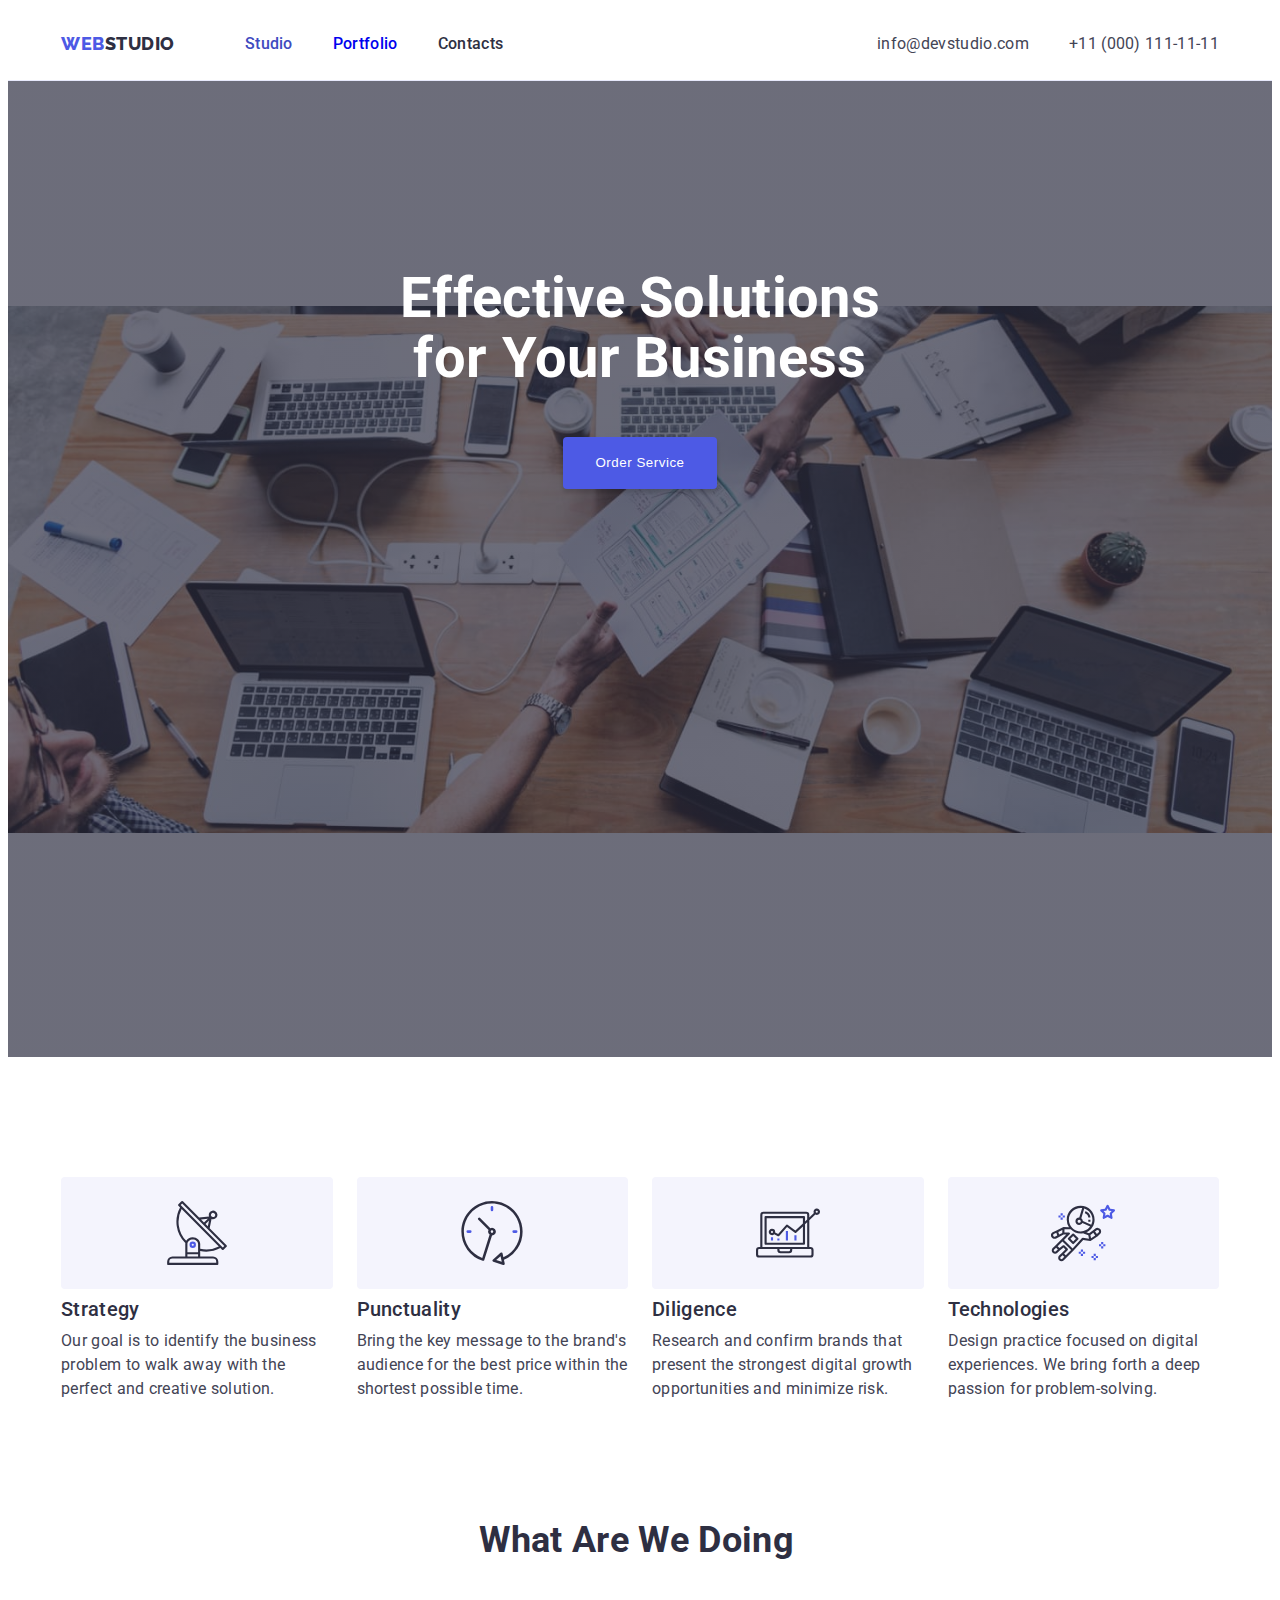
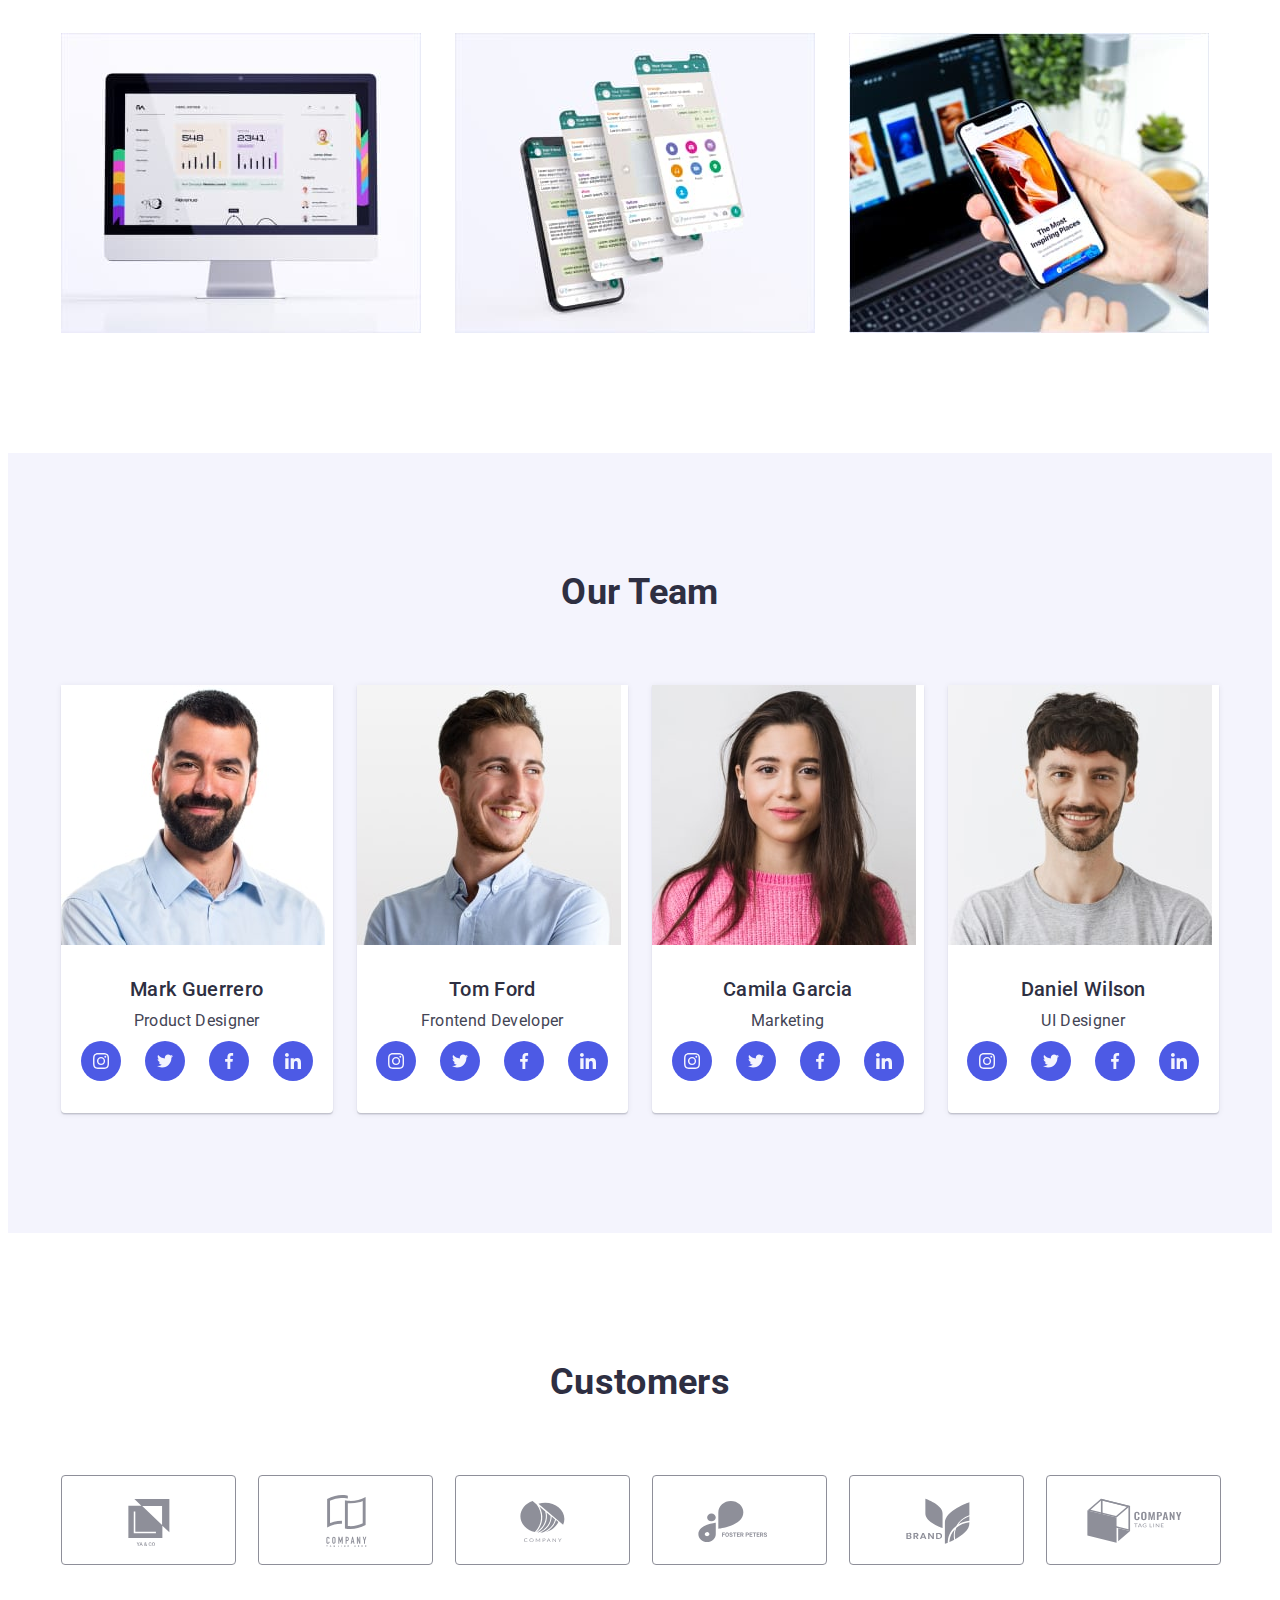
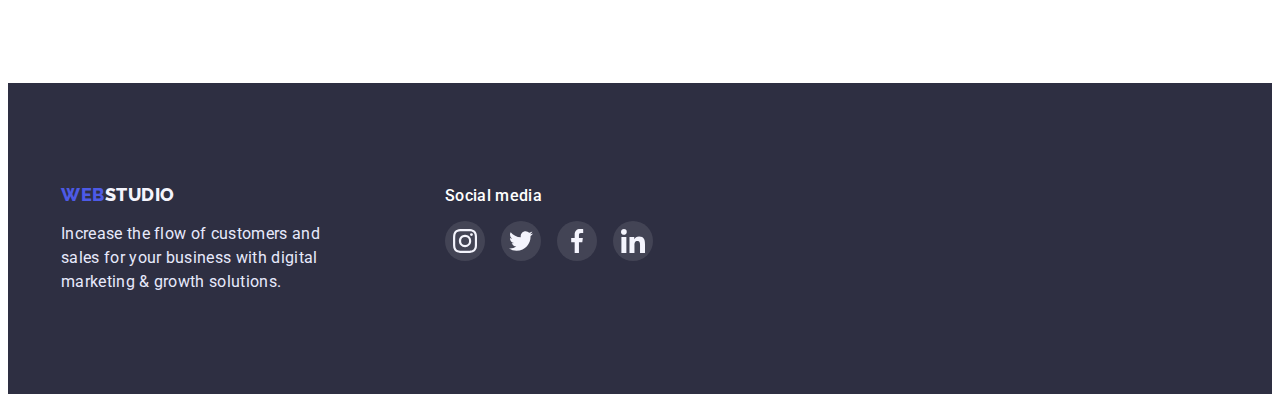
<file: index.html>
<!DOCTYPE html>
<html lang="en">
  <head>
    <meta charset="utf-8" />
    <meta http-equiv="x-ua-compatible" content="ie=edge" />
    <meta name="viewport" content="width=device-width, initial-scale=1.0" />
    <title>WebStudio</title>
    <link rel="preconnect" href="https://fonts.googleapis.com" />
    <link rel="preconnect" href="https://fonts.gstatic.com" crossorigin />
    <link
      href="https://fonts.googleapis.com/css2?family=Raleway:wght@800&family=Roboto:wght@400;500;700;900&display=swap"
      rel="stylesheet"
    />
    <link
      rel="stylesheet"
      href="https://cdnjs.cloudflare.com/ajax/libs/modern-normalize/1.1.0/modern-normalize.min.css"
      integrity="sha512-wpPYUAdjBVSE4KJnH1VR1HeZfpl1ub8YT/NKx4PuQ5NmX2tKuGu6U/JRp5y+Y8XG2tV+wKQpNHVUX03MfMFn9Q=="
      crossorigin="anonymous"
      referrerpolicy="no-referrer"
    />
    <link rel="stylesheet" href="./css/styles.css" />
  </head>

  <body>
    <header class="header">
      <div class="container header-container">
        <nav class="site-nav">
          <!-- логотип компанії -->
          <a class="logo nav-link link" href="./index.html"
            ><span class="accent">Web</span
            ><span class="logo-header">Studio</span></a
          >
          <ul class="nav-list list">
            <li class="nav-item">
              <a class="nav-link link current" href="./index.html">Studio</a>
            </li>
            <li class="nav-item">
              <a class="nav-link link" href="./portfolio.html">Portfolio</a>
            </li>
            <li class="nav-item">
              <a class="nav-link link" href="">Contacts</a>
            </li>
          </ul>
        </nav>
        <address class="address">
          <ul class="address-list list">
            <li class="address-link">
              <a class="link" href="mailto:info@devstudio.com"
                >info@devstudio.com</a
              >
            </li>
            <li class="address-link">
              <a class="link" href="tel:+110001111111">+11 (000) 111-11-11</a>
            </li>
          </ul>
        </address>
      </div>
    </header>

    <main>
      <section class="hero-section">
        <div class="container">
          <h1 class="hero-title">Effective Solutions for Your Business</h1>
          <button type="button" class="hero-btn">Order Service</button>
        </div>
      </section>

      <!-- FEAUTERS  -->
      <section class="feauters-section section">
        <div class="container">
          <h2 class="visually-hidden">Our features</h2>
          <ul class="feauters list">
            <li class="feauters-item">
              <div class="feauters-img">
                <svg class="feauters-icon" width="64px" height="64px">
                  <use href="./images/icons.svg#icon-antenna"></use>
                </svg>
              </div>
              <h3 class="section-subtitle">Strategy</h3>
              <p class="section-text">
                Our goal is to identify the business problem to walk away with
                the perfect and creative solution.
              </p>
            </li>
            <li class="feauters-item">
              <div class="feauters-img">
                <svg class="feauters-icon" width="64px" height="64px">
                  <use href="./images/icons.svg#icon-clock"></use>
                </svg>
              </div>
              <h3 class="section-subtitle">Punctuality</h3>
              <p class="section-text">
                Bring the key message to the brand's audience for the best price
                within the shortest possible time.
              </p>
            </li>
            <li class="feauters-item">
              <div class="feauters-img">
                <svg class="feauters-icon" width="64px" height="64px">
                  <use href="./images/icons.svg#icon-diagram"></use>
                </svg>
              </div>
              <h3 class="section-subtitle">Diligence</h3>
              <p class="section-text">
                Research and confirm brands that present the strongest digital
                growth opportunities and minimize risk.
              </p>
            </li>
            <li class="feauters-item">
              <div class="feauters-img">
                <svg class="feauters-icon" width="64px" height="64px">
                  <use href="./images/icons.svg#icon-astronaut"></use>
                </svg>
              </div>
              <h3 class="section-subtitle">Technologies</h3>
              <p class="section-text">
                Design practice focused on digital experiences. We bring forth a
                deep passion for problem-solving.
              </p>
            </li>
          </ul>
        </div>
      </section>

      <!-- OUR SERVICES -->
      <section class="section services-section">
        <div class="container services-container">
          <h2 class="section-title">What are we doing</h2>
          <ul class="services-list list">
            <li class="services-list-item">
              <img
                src="./images/services/web.jpg"
                alt="computer monitor"
                width="360"
              />
            </li>
            <li class="services-list-item">
              <img
                src="./images/services/app.jpg"
                alt="smartphone screen layers showing the different pages of the app"
                width="360"
              />
            </li>
            <li class="services-list-item">
              <img
                src="./images/services/design.jpg"
                alt="one adapted image on displays of laptop and smartphone"
                width="360"
              />
            </li>
          </ul>
        </div>
      </section>

      <section class="section team-section">
        <div class="container team-container">
          <h2 class="section-title">Our Team</h2>
          <ul class="team-list list">
            <li class="team-card">
              <img
                src="./images/team/mark-guerrero.jpg"
                alt="team member 1"
                width="264"
              />
              <div class="card-desc-wrapper">
                <h3 class="section-subtitle">Mark Guerrero</h3>
                <p class="section-text">Product Designer</p>
                <ul class="socials-list list">
                  <li class="socials-item">
                    <a href="" class="socials-item-link link">
                      <svg class="socials-icon" width="16px" height="16px">
                        <use href="./images/icons.svg#icon-instagram"></use>
                      </svg>
                    </a>
                  </li>
                  <li class="socials-item">
                    <a href="" class="socials-item-link link">
                      <svg class="socials-icon" width="16px" height="16px">
                        <use href="./images/icons.svg#icon-twitter"></use>
                      </svg>
                    </a>
                  </li>
                  <li class="socials-item">
                    <a href="" class="socials-item-link link">
                      <svg class="socials-icon" width="16px" height="16px">
                        <use href="./images/icons.svg#icon-facebook"></use>
                      </svg>
                    </a>
                  </li>
                  <li class="socials-item">
                    <a href="" class="socials-item-link link">
                      <svg class="socials-icon" width="16px" height="16px">
                        <use href="./images/icons.svg#icon-linkedin"></use>
                      </svg>
                    </a>
                  </li>
                </ul>
              </div>
            </li>
            <li class="team-card">
              <img
                src="./images/team/tom-ford.jpg"
                alt="team member 2"
                width="264"
              />
              <div class="card-desc-wrapper">
                <h3 class="section-subtitle">Tom Ford</h3>
                <p class="section-text">Frontend Developer</p>
                <ul class="socials-list list">
                  <li class="socials-item">
                    <a href="" class="socials-item-link link">
                      <svg class="socials-icon" width="16px" height="16px">
                        <use href="./images/icons.svg#icon-instagram"></use>
                      </svg>
                    </a>
                  </li>
                  <li class="socials-item">
                    <a href="" class="socials-item-link link">
                      <svg class="socials-icon" width="16px" height="16px">
                        <use href="./images/icons.svg#icon-twitter"></use>
                      </svg>
                    </a>
                  </li>
                  <li class="socials-item">
                    <a href="" class="socials-item-link link">
                      <svg class="socials-icon" width="16px" height="16px">
                        <use href="./images/icons.svg#icon-facebook"></use>
                      </svg>
                    </a>
                  </li>
                  <li class="socials-item">
                    <a href="" class="socials-item-link link">
                      <svg class="socials-icon" width="16px" height="16px">
                        <use href="./images/icons.svg#icon-linkedin"></use>
                      </svg>
                    </a>
                  </li>
                </ul>
              </div>
            </li>
            <li class="team-card">
              <img
                src="./images/team/camila-garsia.jpg"
                alt="team member 3"
                width="264"
              />
              <div class="card-desc-wrapper">
                <h3 class="section-subtitle">Camila Garcia</h3>
                <p class="section-text">Marketing</p>
                <ul class="socials-list list">
                  <li class="socials-item">
                    <a href="" class="socials-item-link link">
                      <svg class="socials-icon" width="16px" height="16px">
                        <use href="./images/icons.svg#icon-instagram"></use>
                      </svg>
                    </a>
                  </li>
                  <li class="socials-item">
                    <a href="" class="socials-item-link link">
                      <svg class="socials-icon" width="16px" height="16px">
                        <use href="./images/icons.svg#icon-twitter"></use>
                      </svg>
                    </a>
                  </li>
                  <li class="socials-item">
                    <a href="" class="socials-item-link link">
                      <svg class="socials-icon" width="16px" height="16px">
                        <use href="./images/icons.svg#icon-facebook"></use>
                      </svg>
                    </a>
                  </li>
                  <li class="socials-item">
                    <a href="" class="socials-item-link link">
                      <svg class="socials-icon" width="16px" height="16px">
                        <use href="./images/icons.svg#icon-linkedin"></use>
                      </svg>
                    </a>
                  </li>
                </ul>
              </div>
            </li>
            <li class="team-card">
              <img
                src="./images/team/daniel-wilson.jpg"
                alt="team member 4"
                width="264"
              />
              <div class="card-desc-wrapper">
                <h3 class="section-subtitle">Daniel Wilson</h3>
                <p class="section-text">UI Designer</p>
                <ul class="socials-list list">
                  <li class="socials-item">
                    <a href="" class="socials-item-link link">
                      <svg class="socials-icon" width="16px" height="16px">
                        <use href="./images/icons.svg#icon-instagram"></use>
                      </svg>
                    </a>
                  </li>
                  <li class="socials-item">
                    <a href="" class="socials-item-link link">
                      <svg class="socials-icon" width="16px" height="16px">
                        <use href="./images/icons.svg#icon-twitter"></use>
                      </svg>
                    </a>
                  </li>
                  <li class="socials-item">
                    <a href="" class="socials-item-link link">
                      <svg class="socials-icon" width="16px" height="16px">
                        <use href="./images/icons.svg#icon-facebook"></use>
                      </svg>
                    </a>
                  </li>
                  <li class="socials-item">
                    <a href="" class="socials-item-link link">
                      <svg class="socials-icon" width="16px" height="16px">
                        <use href="./images/icons.svg#icon-linkedin"></use>
                      </svg>
                    </a>
                  </li>
                </ul>
              </div>
            </li>
          </ul>
        </div>
      </section>

      <section class="customers-section">
        <div class="container">
          <h2 class="section-title">Customers</h2>
          <ul class="customers-list list">
            <li class="customers-item">
              <a href="" class="customers-link link">
                <svg class="customers-icon" width="104px" height="56px">
                  <use href="./images/icons.svg#icon-yaco"></use>
                </svg>
              </a>
            </li>
            <li class="customers-item">
              <a href="" class="customers-link link">
                <svg class="customers-icon" width="104px" height="56px">
                  <use href="./images/icons.svg#icon-tagline"></use>
                </svg>
              </a>
            </li>
            <li class="customers-item">
              <a href="" class="customers-link link"
                ><svg class="customers-icon" width="104px" height="56px">
                  <use href="./images/icons.svg#icon-company"></use>
                </svg>
              </a>
            </li>
            <li class="customers-item">
              <a href="" class="customers-link link">
                <svg class="customers-icon" width="104px" height="56px">
                  <use href="./images/icons.svg#icon-foster"></use>
                </svg>
              </a>
            </li>
            <li class="customers-item">
              <a href="" class="customers-link link"
                ><svg class="customers-icon" width="104px" height="56px">
                  <use href="./images/icons.svg#icon-brand"></use>
                </svg>
              </a>
            </li>
            <li class="customers-item">
              <a href="" class="customers-link link"
                ><svg class="customers-icon" width="104px" height="56px">
                  <use href="./images/icons.svg#icon-tag-line"></use>
                </svg>
              </a>
            </li>
          </ul>
        </div>
      </section>
    </main>

    <footer class="footer footer-section">
      <div class="container footer-container">
        <div class="footer-content-wrapper">
          <a class="logo link" href="./index.html"
            ><span class="accent">Web</span
            ><span class="logo footer">Studio</span></a
          >
          <p class="footer-text">
            Increase the flow of customers and sales for your business with
            digital marketing & growth solutions.
          </p>
        </div>
        <div class="footer-socials">
          <h3 class="section-subtitle">Social media</h3>
          <ul class="socials-list list">
            <li class="socials-item">
              <a href="" class="socials-item-link link">
                <svg class="socials-icon" width="24px" height="24px">
                  <use href="./images/icons.svg#icon-instagram"></use>
                </svg>
              </a>
            </li>
            <li class="socials-item">
              <a href="" class="socials-item-link link">
                <svg class="socials-icon" width="24px" height="24px">
                  <use href="./images/icons.svg#icon-twitter"></use>
                </svg>
              </a>
            </li>
            <li class="socials-item">
              <a href="" class="socials-item-link link">
                <svg class="socials-icon" width="24px" height="24px">
                  <use href="./images/icons.svg#icon-facebook"></use>
                </svg>
              </a>
            </li>
            <li class="socials-item">
              <a href="" class="socials-item-link link">
                <svg class="socials-icon" width="24px" height="24px">
                  <use href="./images/icons.svg#icon-linkedin"></use>
                </svg>
              </a>
            </li>
          </ul>
        </div>
      </div>
    </footer>
  </body>
</html>
</file>
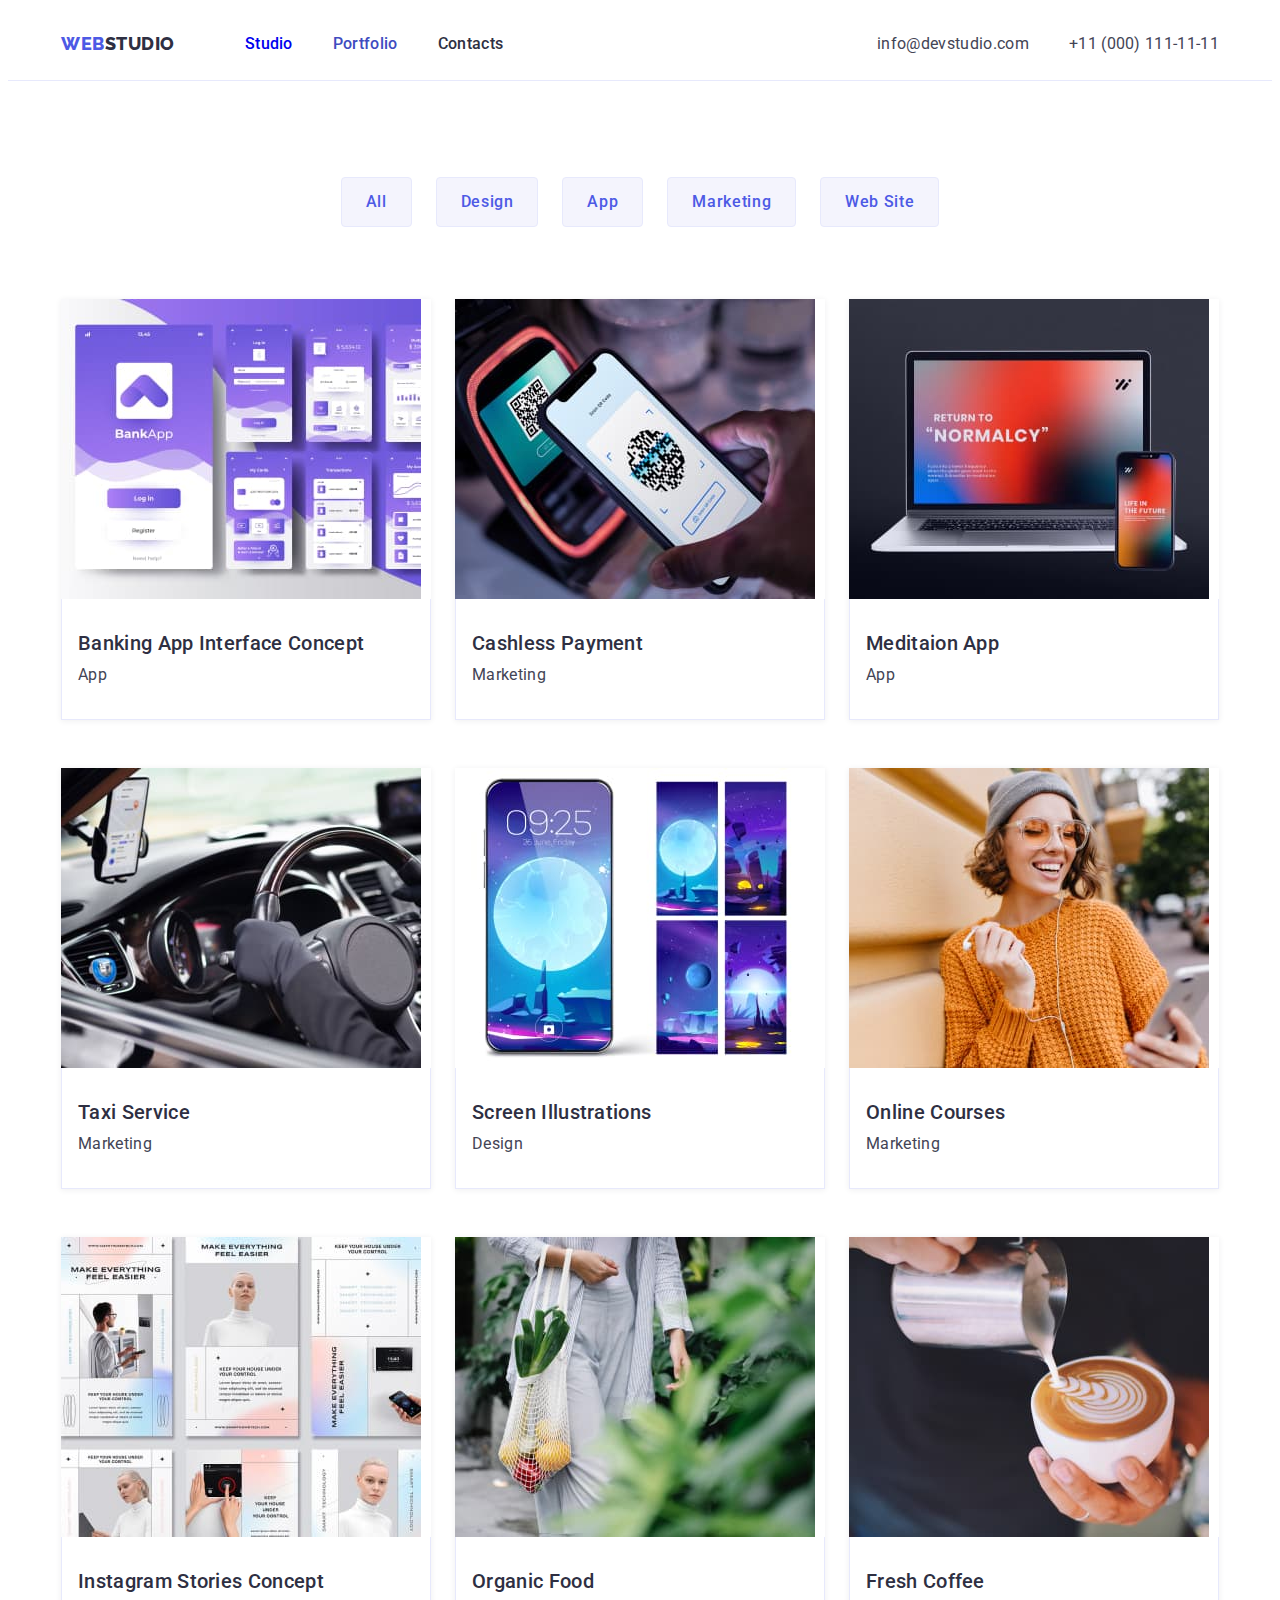
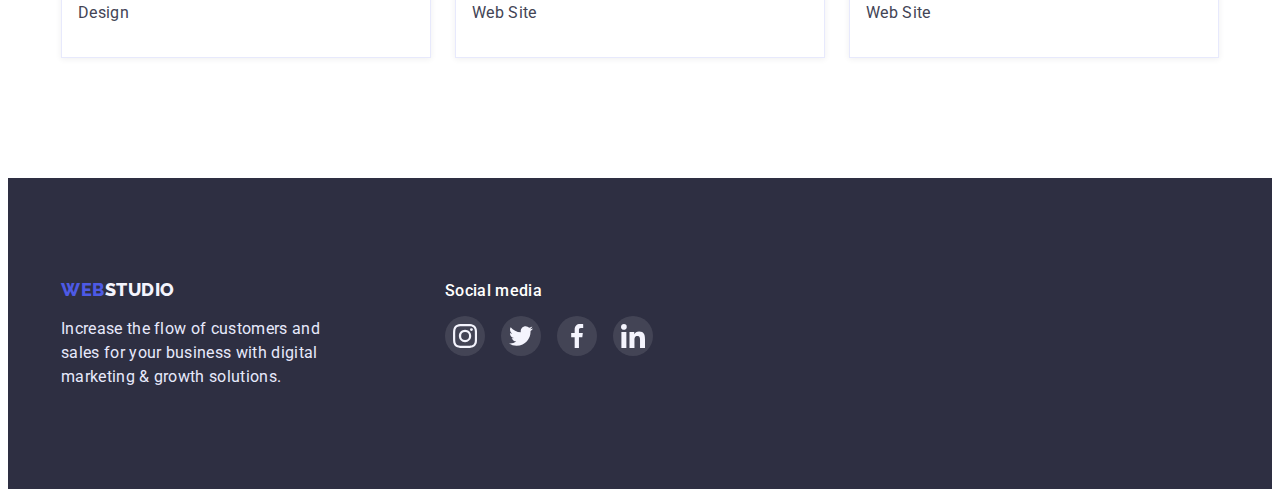
<file: portfolio.html>
<!DOCTYPE html>
<html lang="en">
  <head>
    <meta charset="utf-8" />
    <meta http-equiv="x-ua-compatible" content="ie=edge" />
    <meta name="viewport" content="width=device-width, initial-scale=1.0" />
    <title>WebStudio</title>
    <link rel="preconnect" href="https://fonts.googleapis.com" />
    <link rel="preconnect" href="https://fonts.gstatic.com" crossorigin />
    <link
      href="https://fonts.googleapis.com/css2?family=Raleway:wght@800&family=Roboto:wght@400;500;700;900&display=swap"
      rel="stylesheet"
    />
    <link
      rel="stylesheet"
      href="https://cdnjs.cloudflare.com/ajax/libs/modern-normalize/1.1.0/modern-normalize.min.css"
      integrity="sha512-wpPYUAdjBVSE4KJnH1VR1HeZfpl1ub8YT/NKx4PuQ5NmX2tKuGu6U/JRp5y+Y8XG2tV+wKQpNHVUX03MfMFn9Q=="
      crossorigin="anonymous"
      referrerpolicy="no-referrer"
    />
    <link rel="stylesheet" href="./css/styles.css" />
  </head>

  <body>
    <header class="header">
      <div class="container header-container">
        <nav class="site-nav">
          <!-- логотип компанії -->
          <a class="logo nav-link link" href="./index.html"
            ><span class="accent">Web</span
            ><span class="logo-header">Studio</span></a
          >
          <ul class="nav-list list">
            <li class="nav-item">
              <a class="nav-link link" href="./index.html">Studio</a>
            </li>
            <li class="nav-item">
              <a class="nav-link link current" href="./portfolio.html"
                >Portfolio</a
              >
            </li>
            <li class="nav-item">
              <a class="nav-link link" href="">Contacts</a>
            </li>
          </ul>
        </nav>
        <address class="address">
          <ul class="address-list list">
            <li class="address-link link">
              <a class="link" href="mailto:info@devstudio.com"
                >info@devstudio.com</a
              >
            </li>
            <li class="address-link link">
              <a class="link" href="tel:+110001111111">+11 (000) 111-11-11</a>
            </li>
          </ul>
        </address>
      </div>
    </header>

    <main>
      <!-- Filters section -->

      <section class="filter-section">
        <div class="container">
          <h2 class="visually-hidden">Filters</h2>
          <ul class="btn-list list">
            <li>
              <button type="button" class="filter-btn">All</button>
            </li>
            <li>
              <button type="button" class="filter-btn">Design</button>
            </li>
            <li>
              <button type="button" class="filter-btn">App</button>
            </li>
            <li>
              <button type="button" class="filter-btn">Marketing</button>
            </li>
            <li>
              <button type="button" class="filter-btn">Web Site</button>
            </li>
          </ul>
          <h1 class="visually-hidden">Projects</h1>
          <ul class="project-list list">
            <li class="project-item">
              <a class="project-link link" href="">
                <img class="project-img"
                  src="./images/portfolio/projectcard-1.jpg"
                  alt="Banking App Interface Concept"
                  width="360"
                />
                <div class="card-desc-wrapper">
                  <h3 class="section-subtitle">
                    Banking App Interface Concept
                  </h3>
                  <p class="section-text">App</p>
                </div></a
              >
            </li>
            <li class="project-item">
              <a class="project-link link"  href="">
                <img class="project-img"
                  src="./images/portfolio/projectcard-2.jpg"
                  alt="Cashless Payment"
                  width="360"
                />
                <div class="card-desc-wrapper">
                  <h3 class="section-subtitle">Cashless Payment</h3>
                  <p class="section-text">Marketing</p>
                </div>
              </a>
            </li>
            <li class="project-item">
              <a class="project-link link" href="">
                <img class="project-img"
                  src="./images/portfolio/projectcard-3.jpg"
                  alt="Meditaion App"
                  width="360"
                />
                <div class="card-desc-wrapper">
                  <h3 class="section-subtitle">Meditaion App</h3>
                  <p class="section-text">App</p>
                </div></a
              >
            </li>
            <li class="project-item">
              <a class="project-link link" href="">
                <img class="project-img"
                  src="./images/portfolio/projectcard-4.jpg"
                  alt="Taxi Service"
                  width="360"
                />
                <div class="card-desc-wrapper">
                  <h3 class="section-subtitle">Taxi Service</h3>
                  <p class="section-text">Marketing</p>
                </div></a
              >
            </li>
            <li class="project-item">
              <a class="project-link link" href="">
                <img class="project-img"
                  src="./images/portfolio/projectcard-5.jpg"
                  alt="Screen Illustrations"
                  width="360"
                />
                <div class="card-desc-wrapper">
                  <h3 class="section-subtitle">Screen Illustrations</h3>
                  <p class="section-text">Design</p>
                </div></a
              >
            </li>
            <li class="project-item">
              <a class="project-link link" href="">
                <img class="project-img"
                  src="./images/portfolio/projectcard-6.jpg"
                  alt="Online Courses"
                  width="360"
                />
                <div class="card-desc-wrapper">
                  <h3 class="section-subtitle">Online Courses</h3>
                  <p class="section-text">Marketing</p>
                </div></a
              >
            </li>
            <li class="project-item">
              <a class="project-link link" href="">
                <img class="project-img"
                  src="./images/portfolio/projectcard-7.jpg"
                  alt="Instagram Stories Concept"
                  width="360"
                />
                <div class="card-desc-wrapper">
                  <h3 class="section-subtitle">Instagram Stories Concept</h3>
                  <p class="section-text">Design</p>
                </div></a
              >
            </li>
            <li class="project-item">
              <a class="project-link link" href="">
                <img class="project-img"
                  src="./images/portfolio/projectcard-8.jpg"
                  alt="Organic Food"
                  width="360"
                />
                <div class="card-desc-wrapper">
                  <h3 class="section-subtitle">Organic Food</h3>
                  <p class="section-text">Web Site</p>
                </div></a
              >
            </li>
            <li class="project-item">
              <a class="project-link link" href="">
              <img class="project-img"
                src="./images/portfolio/projectcard-9.jpg"
                alt="Fresh Coffee"
                width="360"
              />
              <div class="card-desc-wrapper">
                <h3 class="section-subtitle">Fresh Coffee</h3>
                <p class="section-text">Web Site</p>
              </div></a>
            </li>
          </ul>
        </div>
      </section>
    </main>
    <footer class="footer footer-section">
      <div class="container footer-container">
        <div class="footer-content-wrapper">
          <a class="logo link" href="./index.html"
            ><span class="accent">Web</span
            ><span class="logo footer">Studio</span></a
          >
          <p class="footer-text">
            Increase the flow of customers and sales for your business with
            digital marketing & growth solutions.
          </p>
        </div>
        <div class="footer-socials">
          <h3 class="section-subtitle">Social media</h3>
          <ul class="socials-list list">
            <li class="socials-item">
              <a href="" class="socials-item-link link">
                <svg class="socials-icon" width="24px" height="24px">
                  <use href="./images/icons.svg#icon-instagram"></use>
                </svg>
              </a>
            </li>
            <li class="socials-item">
              <a href="" class="socials-item-link link">
                <svg class="socials-icon" width="24px" height="24px">
                  <use href="./images/icons.svg#icon-twitter"></use>
                </svg>
              </a>
            </li>
            <li class="socials-item">
              <a href="" class="socials-item-link link">
                <svg class="socials-icon" width="24px" height="24px">
                  <use href="./images/icons.svg#icon-facebook"></use>
                </svg>
              </a>
            </li>
            <li class="socials-item">
              <a href="" class="socials-item-link link">
                <svg class="socials-icon" width="24px" height="24px">
                  <use href="./images/icons.svg#icon-linkedin"></use>
                </svg>
              </a>
            </li>
          </ul>
        </div>
      </div>
    </footer>
  </body>
</html>
</file>
<file: css/styles.css>
:root {
  --primary-color: #4d5ae5;
  --pressed-state-color: #404bbf;
  --heading-text-color: #2e2f42;
  --main-text-color: #434455;
  --subtle-text-color: #8e8f99;
  --accent-color: #e7e9fc;
  --light-mode-color: #f4f4fd;
  --hero-section-color: #ffffff;
  --success-color: #31d0aa;
  --hero-bg: linear-gradient(rgba(46, 47, 66, 0.7), rgba(46, 47, 66, 0.7));
}

body {
  font-family: "Roboto", "Raleway", sans-serif;
  font-weight: 400;
  font-size: 16px;
  letter-spacing: 0.02em;
  color: var(--main-text-color);
  background-color: var(--hero-section-color);
}

.container {
  margin-left: auto;
  margin-right: auto;
  width: 1158px;
  padding-left: 15px;
  padding-right: 15px;
}

.section {
  padding-top: 120px;
  padding-bottom: 120px;
}

.card-desc-wrapper {
  padding-top: 32px;
  padding-bottom: 32px;
}

.visually-hidden {
  position: absolute;
  width: 1px;
  height: 1px;
  margin: -1px;
  border: 0;
  padding: 0;
  white-space: nowrap;
  clip-path: inset(100%);
  clip: rect(0 0 0 0);
  overflow: hidden;
}

.list {
  list-style: none;
}

.link {
  text-decoration: none;
}

.link:visited {
  color: var(--heading-text-color);
}

button {
  cursor: pointer;
}

h1,
h2,
h3,
p {
  margin-top: 0;
  margin-bottom: 0;
}

ul,
ol {
  margin-top: 0;
  margin-bottom: 0;
  padding-left: 0;
}

img {
  display: block;
  max-width: 100%;
  height: auto;
}

/* TEXTS SECTIONS */

.section-title {
  margin-left: auto;
  margin-right: auto;
  margin-bottom: 72px;

  color: var(--heading-text-color);

  font-size: 36px;
  line-height: 1.11;
  text-transform: capitalize;
}

.section-subtitle {
  margin-bottom: 8px;

  color: var(--heading-text-color);

  font-weight: 500;
  font-size: 20px;
  line-height: 1.2;
}

.section-text {
  color: var(--main-text-color);

  line-height: 1.5;
}

/* -----------------SITE-HEADER------------------------ */

.header {
  background-color: var(--hero-section-color);
  border-bottom: 1px solid var(--accent-color);
}

.header-container {
  display: flex;
  align-items: center;
}

/* header logotype */

.logo {
  font-family: "Raleway", sans-serif;
  font-weight: 800;
  font-size: 18px;
  line-height: 1.3;
  letter-spacing: 0.03em;
  text-transform: uppercase;
  text-decoration: none;
}

.logo .accent {
  color: var(--primary-color);
}

.logo-header {
  color: var(--heading-text-color);
  margin-right: 70px;
}

/* --------------- Navigation menu-----------------*/

.site-nav {
  display: flex;
}

.site-nav .link:hover,
.site-nav .link:focus {
  color: var(--pressed-state-color);
}

.site-nav .link.current {
  color: var(--pressed-state-color);
}

/* ------------------NAV - LINKS------------- */

.nav-list {
  display: flex;
}

.nav-item {
  color: var(--heading-text-color);

  font-weight: 500;
  line-height: 1.5;
  text-decoration: none;
}

.nav-item + .nav-item {
  margin-left: 40px;
}

.nav-link {
  display: block;
  padding-top: 24px;
  padding-bottom: 24px;
}

/* -------------- ADDRESS SECTION ----------------- */

.address {
  margin-left: auto;
}

.address-list {
  display: flex;
  gap: 40px;
}

.address-link .link {
  display: block;
  padding-top: 24px;
  padding-bottom: 24px;

  color: var(--main-text-color);

  font-style: normal;
  line-height: 1.5;
  text-decoration: none;
}
.address-link .link:hover,
.address-link .link:focus {
  color: var(--pressed-state-color);
}

/* --------------------- HERO SECTION ------------------------*/

.hero-section {
  padding-top: 188px;
  padding-bottom: 188px;
  margin-left: auto;
  margin-right: auto;

  max-width: 1440px;
  height: 600px;

  background-image: var(--hero-bg), url(../images/hero/hero-bcg.jpg);
  background-repeat: no-repeat;
  background-position: center;
  background-size: contain;
}

.hero-title {
  margin-left: auto;
  margin-right: auto;
  margin-bottom: 48px;
  max-width: 494px;

  color: var(--hero-section-color);

  text-align: center;
  font-weight: 700;
  font-size: 56px;
  line-height: 1.07;
}

.hero-btn {
  display: block;
  margin-right: auto;
  margin-left: auto;

  padding-top: 16px;
  padding-right: 32px;
  padding-bottom: 16px;
  padding-left: 32px;
  border: 1px transparent;
  border-radius: 4px;

  font-weight: 500;
  line-height: 1.5;
  background-color: var(--primary-color);
  box-shadow: 0px 4px 4px rgba(0, 0, 0, 0.15);
  color: var(--hero-section-color);
  letter-spacing: 0.04em;
}

.hero-btn:hover,
.hero-btn:focus {
  background-color: var(--pressed-state-color);
}

/* --------------------FEAUTERS SECTION-------------------- */

.feauters {
  display: flex;
  gap: 24px;
}

.feauters-item {
  border-radius: 4px;
  flex-basis: calc((100% - 72px) / 4);
}

.feauters-img {
  height: 112px;
  border-radius: 4px;
  background-color: var(--light-mode-color);

  display: flex;
  align-items: center;
  justify-content: center;

  margin-bottom: 8px;
}

/* ----------------- OUR SERVICES------------------ */

.services-section {
  padding-top: 0;
}

.services-container .section-title {
  max-width: 323px;
}

.services-list {
  display: flex;
  gap: 24px;
}

.services-list-item {
  flex-basis: calc((100% - 48px) / 3);
}

/* -----------------TEAM SECTION-------------------- */

.team-section {
  padding-bottom: 120px;

  background-color: var(--light-mode-color);

  text-align: center;
}

.team-list {
  display: flex;
  gap: 24px;
}

.team-card {
  flex-basis: calc((100% - 72px) / 4);

  background-color: var(--hero-section-color);
  box-shadow: 0px 1px 6px rgba(46, 47, 66, 0.08),
    0px 1px 1px rgba(46, 47, 66, 0.16), 0px 2px 1px rgba(46, 47, 66, 0.08);
  border-radius: 0px 0px 4px 4px;
}

.socials-list {
  margin-top: 8px;
  padding-left: 16px;
  padding-right: 16px;

  display: flex;
  justify-content: center;
  gap: 24px;
}

.socials-item {
  width: 40px;
  height: 40px;
}

.socials-item-link {
  width: 100%;
  height: 100%;
  background-color: var(--primary-color);
  display: flex;
  align-items: center;
  justify-content: center;
  border-radius: 50%;
}

.socials-item-link:is(:hover, :focus) {
  background-color: var(--pressed-state-color);
}

.socials-icon {
  fill: var(--light-mode-color);
}

/* ----------------------CUSTOMERS ------------------------ */

.customers-section {
  padding-top: 130px;
  padding-bottom: 120px;
  text-align: center;
}

.customers-list {
  display: flex;
  gap: 24px;
}

.customers-item {
  flex-basis: calc((100% - 120px) / 6);
  height: 88px;
}

.customers-link {
  width: 100%;
  height: 100%;
  display: flex;
  align-items: center;
  justify-content: center;

  color: var(--subtle-text-color);
  border: 1px solid var(--subtle-text-color);
  border-radius: 4px;
}

.customers-link:visited {
  color: var(--subtle-text-color);
}

.customers-icon {
  fill: currentColor;
}

.customers-link:is(:hover, :focus) {
  border-color: var(--pressed-state-color);
  color: var(--pressed-state-color);
}

/* -------------------------FOOTER-------------------------- */

.footer {
  background-color: var(--heading-text-color);
  color: var(--accent-color);
}

.footer-section {
  padding-top: 100px;
  padding-bottom: 100px;
}

.footer-container {
  display: flex;
  flex-direction: row;
  align-items: baseline;
}

.footer-content-wrapper {
  max-width: 264px;
  margin-right: 120px;
}

.logo.footer {
  color: var(--light-mode-color);
}

.footer-text {
  margin-top: 16px;

  line-height: 1.5;
}

.footer-socials .section-subtitle {
  color: var(--hero-section-color);
  font-size: 16px;
}

.footer-socials .footer-text {
  margin-top: 0;
}

.footer-socials .socials-list {
  margin-top: 16px;
  padding-left: 0;
  padding-right: 0;
  gap: 16px;
}

.footer-socials .socials-item-link {
  background: rgba(255, 255, 255, 0.1);
}

.footer-socials .socials-item-link:is(:hover, :focus) {
  background: var(--success-color);
}

/* ------------------------------ PAGE 2  ---------------------- */

/* filter buttons */

.filter-section {
  padding-top: 96px;
  padding-bottom: 120px;
}

.filter-btn {
  padding-top: 12px;
  padding-bottom: 12px;
  padding-right: 24px;
  padding-left: 24px;

  background-color: var(--light-mode-color);
  color: var(--primary-color);
  border: 1px solid var(--accent-color);
  border-radius: 4px;

  font-family: inherit;
  font-weight: 500;
  font-size: inherit;
  line-height: 1.5;
  letter-spacing: 0.04em;
}

.btn-list {
  display: flex;
  justify-content: center;
  gap: 24px;
  margin-bottom: 72px;
}

.filter-btn:hover,
.filter-btn:focus {
  border: var(--pressed-state-color);
  border: 1px solid var(--pressed-state-color);
  background-color: var(--pressed-state-color);
  color: var(--hero-section-color);
  box-shadow: 0px 3px 1px rgba(0, 0, 0, 0.1), 0px 2px 1px rgba(0, 0, 0, 0.08),
    0px 2px 2px rgba(0, 0, 0, 0.12);
}

/* ------------------------- POTFOLIO ----------------------- */

.project-list {
  display: flex;
  flex-wrap: wrap;
  row-gap: 48px;
  column-gap: 24px;
}

.project-item {
  flex-basis: calc((100% - 48px) / 3);
  box-shadow: 0px 1px 6px rgba(46, 47, 66, 0.08);
}

.project-img {
  background-color: var(--primary-color);
}

.project-link {
  width: 100%;
  height: 100%;
}

.project-link .card-desc-wrapper {
  border: 1px solid var(--accent-color);

  border-top: none;
  padding-left: 16px;
}

.project-link:is(:hover, :focus) .card-desc-wrapper {
  border: 0.5px solid var(--light-mode-color);
  border-top: none;
  box-shadow: 0px 1px 6px rgba(46, 47, 66, 0.08),
    0px 1px 1px rgba(46, 47, 66, 0.16), 0px 2px 1px rgba(46, 47, 66, 0.08);
}
</file>
